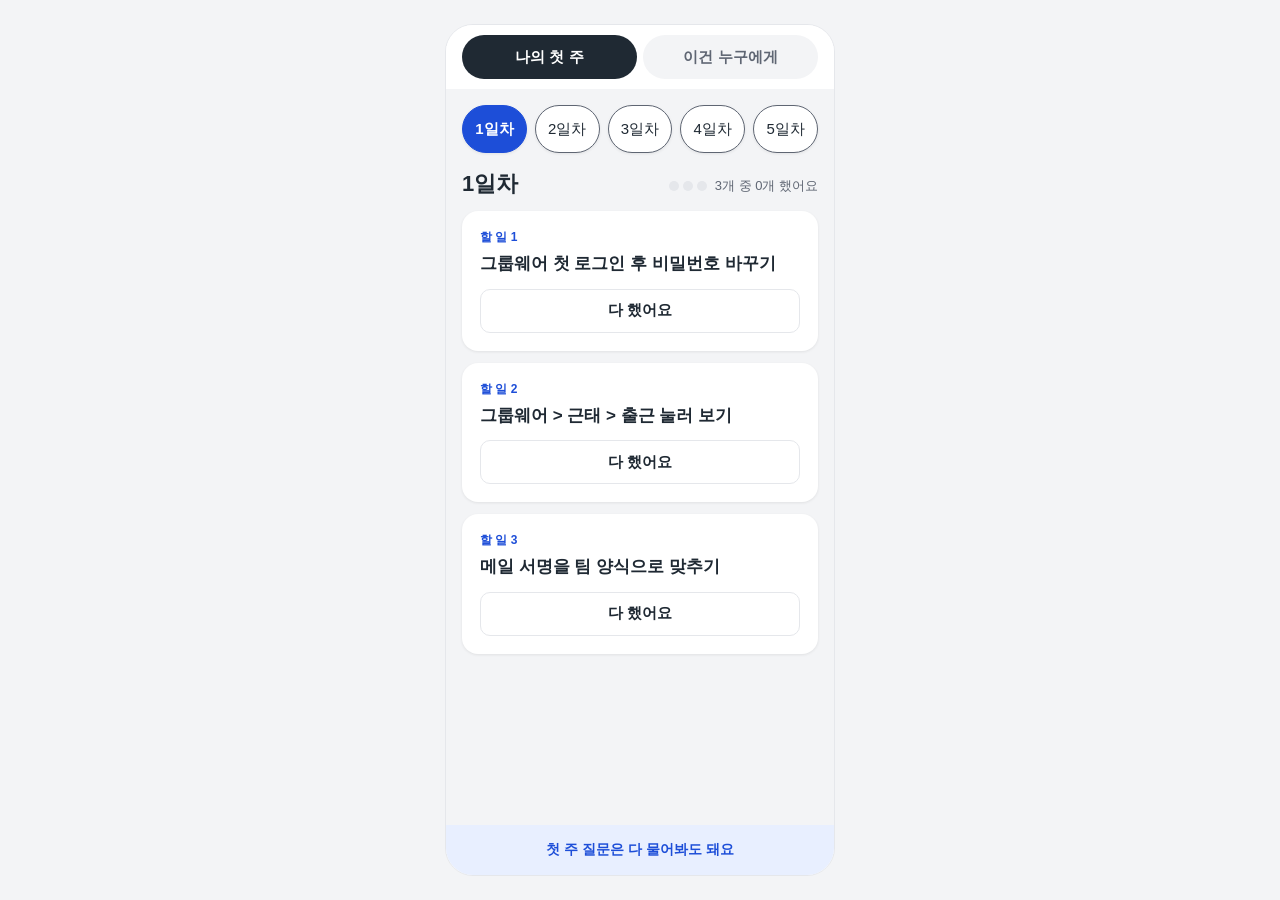
<file: app/index.html>
<!doctype html>
<html lang="ko">
<head>
<meta charset="utf-8">
<meta name="viewport" content="width=device-width, initial-scale=1">
<title>첫 주 안내</title>
<link rel="stylesheet" href="style.css">
</head>
<body>
<div class="phone">
  <nav class="menu" aria-label="메뉴">
    <a href="#/today" data-screen="today">나의 첫 주</a>
    <a href="#/who" data-screen="who">이건 누구에게</a>
  </nav>
  <main id="today" aria-labelledby="title">
    <div class="days" id="days" role="group" aria-label="입사 일차 고르기"></div>
    <div class="head">
      <h1 id="title">1일차</h1>
      <div class="dots" id="dots" aria-live="polite"></div>
    </div>
    <div id="cards"></div>
  </main>
  <main id="who" aria-labelledby="whoTitle" hidden>
    <div class="head">
      <h1 id="whoTitle" tabindex="-1">이건 누구에게</h1>
      <div class="dots" id="whoCount" aria-live="polite"></div>
    </div>
    <input class="filter" id="filter" type="search" aria-label="주제 거르기"
           placeholder="거르기 (예: 카드, 휴가)" autocomplete="off">
    <div id="groups"></div>
  </main>
  <main id="topic" aria-labelledby="topicTitle" hidden>
    <button type="button" class="back" id="back">← 뒤로</button>
    <div class="num" id="topicGroup"></div>
    <h1 id="topicTitle" tabindex="-1"></h1>
    <dl class="info" id="topicInfo"></dl>
    <h2 class="sub" id="topicTasksTitle">이 주제를 쓰는 할 일</h2>
    <div id="topicTasks"></div>
  </main>
  <footer>첫 주 질문은 다 물어봐도 돼요</footer>
</div>
<script src="content.js"></script>
<script src="app.js"></script>
</body>
</html>
</file>
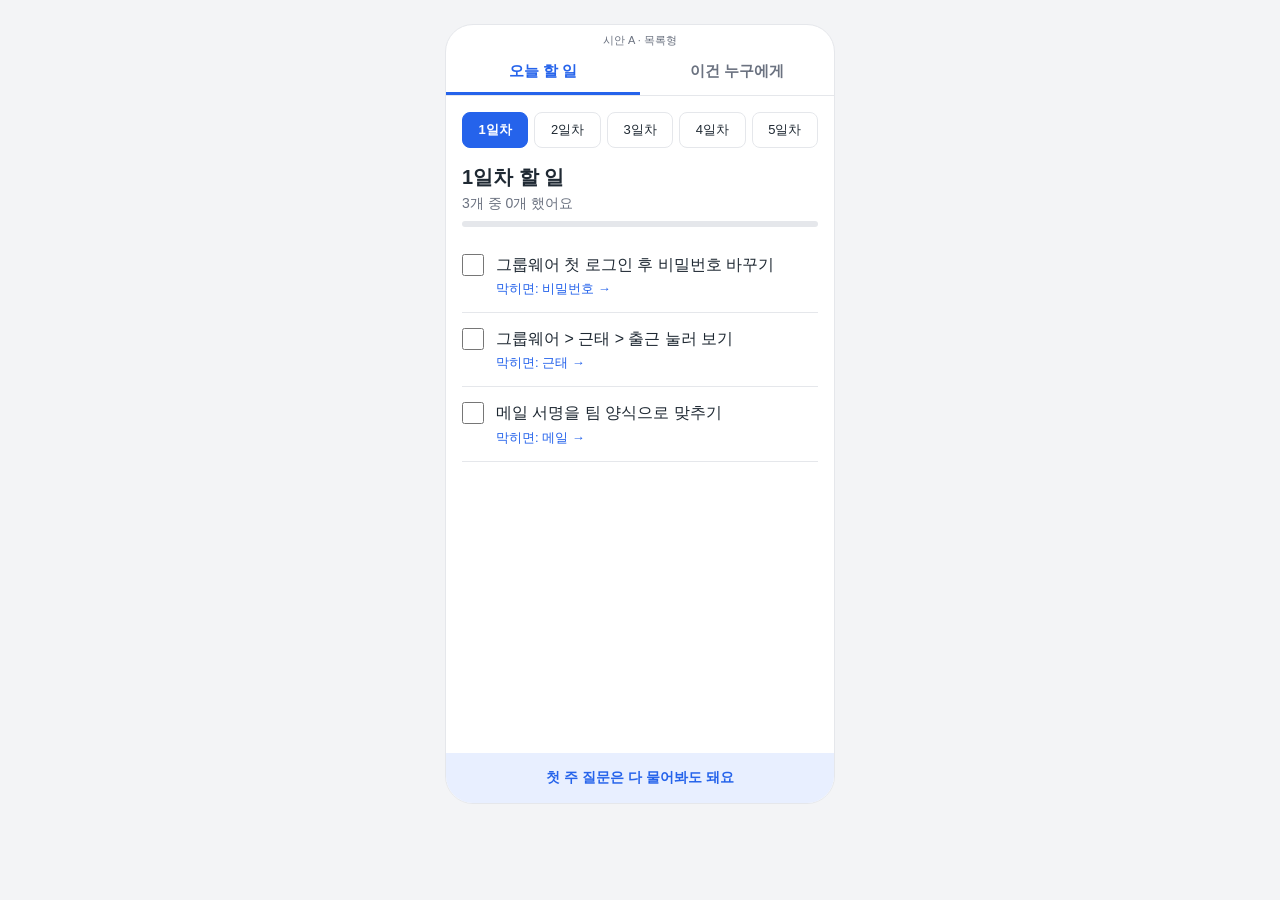
<file: 시안_A.html>
<!doctype html>
<html lang="ko">
<head>
<meta charset="utf-8">
<meta name="viewport" content="width=device-width, initial-scale=1">
<title>시안 A · 목록형</title>
<style>
  :root {
    --bg: #f3f4f6; --surface: #ffffff; --ink: #1f2933; --muted: #6b7280;
    --line: #e5e7eb; --accent: #2563eb; --accent-soft: #e8efff; --done: #9ca3af;
  }
  @media (prefers-color-scheme: dark) {
    :root {
      --bg: #0f1115; --surface: #181b21; --ink: #e8eaed; --muted: #9aa0a6;
      --line: #2a2e36; --accent: #7aa2ff; --accent-soft: #1d2740; --done: #5f6368;
    }
  }
  * { box-sizing: border-box; }
  body { margin: 0; background: var(--bg); color: var(--ink);
    font-family: -apple-system, "Apple SD Gothic Neo", "Noto Sans KR", sans-serif; }
  .phone { max-width: 390px; min-height: 100vh; margin: 0 auto; background: var(--surface);
    display: flex; flex-direction: column; }
  @media (min-width: 430px) {
    body { padding: 24px 0; }
    .phone { min-height: 780px; border: 1px solid var(--line); border-radius: 28px; overflow: hidden; }
  }
  .label { font-size: 11px; color: var(--muted); text-align: center; padding: 8px 0 0; }

  nav { display: grid; grid-template-columns: 1fr 1fr; border-bottom: 1px solid var(--line); }
  nav a { padding: 14px 0; text-align: center; text-decoration: none; color: var(--muted);
    font-weight: 600; font-size: 15px; }
  nav a.on { color: var(--accent); box-shadow: inset 0 -3px 0 var(--accent); }

  main { flex: 1; padding: 16px; }
  .days { display: flex; gap: 6px; margin-bottom: 16px; }
  .days button { flex: 1; padding: 8px 0; border: 1px solid var(--line); border-radius: 8px;
    background: var(--surface); color: var(--ink); font-size: 13px; cursor: pointer; }
  .days button.on { background: var(--accent); border-color: var(--accent); color: #fff; font-weight: 700; }

  h1 { font-size: 20px; margin: 0 0 4px; }
  .progress { font-size: 14px; color: var(--muted); margin-bottom: 8px; }
  .bar { height: 6px; background: var(--line); border-radius: 3px; overflow: hidden; margin-bottom: 12px; }
  .bar span { display: block; height: 100%; background: var(--accent); transition: width .2s; }

  ul { list-style: none; margin: 0; padding: 0; }
  li { display: flex; gap: 12px; padding: 14px 0; border-bottom: 1px solid var(--line); }
  li input { width: 22px; height: 22px; margin: 1px 0 0; accent-color: var(--accent); flex: none; cursor: pointer; }
  li label { font-size: 16px; line-height: 1.45; cursor: pointer; }
  li.done label { color: var(--done); text-decoration: line-through; }
  .stuck { display: inline-block; margin-top: 4px; font-size: 13px; color: var(--accent);
    background: none; border: 0; padding: 0; cursor: pointer; }
  .empty { padding: 24px 0; color: var(--muted); font-size: 15px; line-height: 1.6; }

  footer { padding: 16px; text-align: center; font-size: 14px; font-weight: 600;
    background: var(--accent-soft); color: var(--accent); }

  .sheet { position: fixed; inset: 0; background: rgba(0,0,0,.35); display: none; align-items: flex-end; justify-content: center; }
  .sheet.open { display: flex; }
  .sheet div { width: 100%; max-width: 390px; background: var(--surface); border-radius: 16px 16px 0 0; padding: 20px 16px 28px; }
  .sheet h2 { margin: 0 0 12px; font-size: 18px; }
  .sheet dl { margin: 0; display: grid; grid-template-columns: 72px 1fr; gap: 8px; font-size: 15px; }
  .sheet dt { color: var(--muted); }
  .sheet dd { margin: 0; }
  .sheet button { margin-top: 16px; width: 100%; padding: 12px; border: 0; border-radius: 10px;
    background: var(--accent); color: #fff; font-size: 15px; cursor: pointer; }
</style>
</head>
<body>
<div class="phone">
  <div class="label">시안 A · 목록형</div>
  <nav><a href="#" class="on">오늘 할 일</a><a href="#">이건 누구에게</a></nav>
  <main>
    <div class="days" id="days"></div>
    <h1 id="title"></h1>
    <div class="progress" id="progress"></div>
    <div class="bar"><span id="bar"></span></div>
    <ul id="list"></ul>
  </main>
  <footer>첫 주 질문은 다 물어봐도 돼요</footer>
</div>
<div class="sheet" id="sheet"><div>
  <h2 id="sName"></h2>
  <dl><dt>담당</dt><dd id="sRole"></dd><dt>위키 위치</dt><dd id="sWiki"></dd><dt>짧은 답</dt><dd id="sAns"></dd></dl>
  <button id="sClose">닫기</button>
</div></div>

<script>
// 03_화면흐름.md 표 1 · 표 2 예시 값
const TASKS = [
  { id: 'd1-1', day: 1, order: 1, text: '그룹웨어 첫 로그인 후 비밀번호 바꾸기', topic: 'it-password' },
  { id: 'd1-2', day: 1, order: 2, text: '그룹웨어 > 근태 > 출근 눌러 보기', topic: 'hr-attendance' },
  { id: 'd1-3', day: 1, order: 3, text: '메일 서명을 팀 양식으로 맞추기', topic: 'it-mail' },
  { id: 'd2-1', day: 2, order: 1, text: '필수 교육 두 과정 신청하기', topic: 'hr-training' },
  { id: 'd3-1', day: 3, order: 1, text: '팀장 결재 받고 법인카드 신청하기', topic: 'ga-card' },
];
const TOPICS = {
  'ga-card':       { name: '법인카드', role: '경영지원 담당', wiki: '총무 > 법인카드', answer: '팀장 결재를 받은 뒤 경영지원 신청서. 보통 사흘' },
  'it-password':   { name: '비밀번호', role: 'IT 지원 담당', wiki: 'IT > 비밀번호', answer: "그룹웨어 첫 화면 > 내 정보 > 비밀번호. 잊었으면 로그인 화면의 '비밀번호 찾기'" },
  'it-mail':       { name: '메일', role: '내 사수', wiki: 'IT > 메일', answer: '메일 > 설정 > 서명. 팀 양식은 사수에게' },
  'hr-attendance': { name: '근태', role: '인사 담당', wiki: '인사 > 근태', answer: '그룹웨어 > 근태 > 출근. 늦을 것 같으면 팀 메신저 방에 먼저 남기고 사유를 적는다' },
  'hr-training':   { name: '필수 교육', role: '인사 담당', wiki: '인사 > 필수 교육', answer: '입사 한 달 안에 두 과정. 교육 시스템에서 신청' },
};

// 표 3: 다 한 표시는 이 브라우저에만 저장
const load = (k, d) => { try { return JSON.parse(localStorage.getItem(k)) ?? d; } catch { return d; } };
const save = (k, v) => { try { localStorage.setItem(k, JSON.stringify(v)); } catch {} };
let done = load('firstweek.done', {});
let day = load('firstweek.day', 1);

function render() {
  document.getElementById('days').innerHTML = [1,2,3,4,5]
    .map(d => `<button class="${d === day ? 'on' : ''}" data-day="${d}">${d}일차</button>`).join('');
  const items = TASKS.filter(t => t.day === day).sort((a, b) => a.order - b.order);
  const n = items.filter(t => done[t.id]).length;
  document.getElementById('title').textContent = `${day}일차 할 일`;
  document.getElementById('progress').textContent = items.length ? `${items.length}개 중 ${n}개 했어요` : '';
  document.getElementById('bar').style.width = items.length ? `${n / items.length * 100}%` : '0';
  document.getElementById('list').innerHTML = items.length ? items.map(t => `
    <li class="${done[t.id] ? 'done' : ''}">
      <input type="checkbox" id="${t.id}" ${done[t.id] ? 'checked' : ''}>
      <div>
        <label for="${t.id}">${t.text}</label><br>
        ${t.topic ? `<button class="stuck" data-topic="${t.topic}">막히면: ${TOPICS[t.topic].name} →</button>` : ''}
      </div>
    </li>`).join('')
    : `<li class="empty">아직 적힌 할 일이 없어요.<br>무엇을 하면 될지 내 사수에게 물어보세요.</li>`;
}

document.addEventListener('click', e => {
  const d = e.target.closest('[data-day]');
  if (d) { day = +d.dataset.day; save('firstweek.day', day); render(); }
  const tp = e.target.closest('[data-topic]');
  if (tp) {
    const t = TOPICS[tp.dataset.topic];
    sName.textContent = t.name; sRole.textContent = t.role; sWiki.textContent = t.wiki; sAns.textContent = t.answer;
    sheet.classList.add('open');
  }
  if (e.target.id === 'sClose' || e.target.id === 'sheet') sheet.classList.remove('open');
});
document.addEventListener('change', e => {
  if (e.target.type !== 'checkbox') return;
  if (e.target.checked) done[e.target.id] = new Date().toISOString(); else delete done[e.target.id];
  save('firstweek.done', done); render();
});
render();
</script>
</body>
</html>
</file>
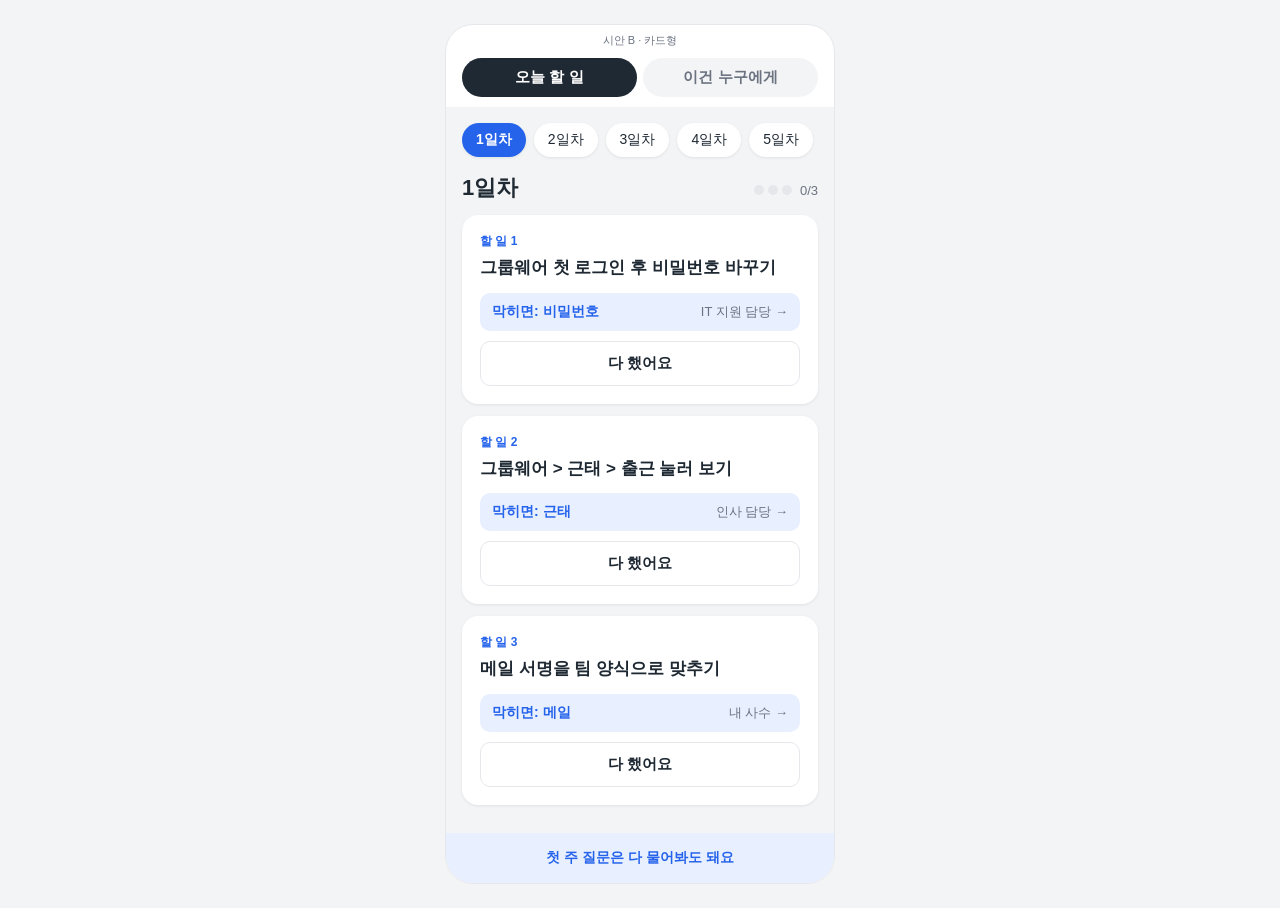
<file: 시안_B.html>
<!doctype html>
<html lang="ko">
<head>
<meta charset="utf-8">
<meta name="viewport" content="width=device-width, initial-scale=1">
<title>시안 B · 카드형</title>
<style>
  :root {
    --bg: #f3f4f6; --surface: #ffffff; --card: #ffffff; --ink: #1f2933; --muted: #6b7280;
    --line: #e5e7eb; --accent: #2563eb; --accent-soft: #e8efff; --ok: #15803d; --ok-soft: #e7f6ec;
    --shadow: 0 1px 3px rgba(0,0,0,.08);
  }
  @media (prefers-color-scheme: dark) {
    :root {
      --bg: #0f1115; --surface: #14171c; --card: #1c2027; --ink: #e8eaed; --muted: #9aa0a6;
      --line: #2a2e36; --accent: #7aa2ff; --accent-soft: #1d2740; --ok: #6fd28f; --ok-soft: #16281d;
      --shadow: none;
    }
  }
  * { box-sizing: border-box; }
  body { margin: 0; background: var(--bg); color: var(--ink);
    font-family: -apple-system, "Apple SD Gothic Neo", "Noto Sans KR", sans-serif; }
  .phone { max-width: 390px; min-height: 100vh; margin: 0 auto; background: var(--surface);
    display: flex; flex-direction: column; }
  @media (min-width: 430px) {
    body { padding: 24px 0; }
    .phone { min-height: 780px; border: 1px solid var(--line); border-radius: 28px; overflow: hidden; }
  }
  .label { font-size: 11px; color: var(--muted); text-align: center; padding: 8px 0 0; }

  nav { display: grid; grid-template-columns: 1fr 1fr; gap: 6px; padding: 10px 16px; }
  nav a { padding: 10px 0; text-align: center; text-decoration: none; color: var(--muted);
    font-weight: 600; font-size: 15px; border-radius: 999px; background: var(--bg); }
  nav a.on { background: var(--ink); color: var(--surface); }

  main { flex: 1; padding: 8px 16px 16px; background: var(--bg); }
  .days { display: flex; gap: 8px; overflow-x: auto; padding: 8px 0 12px; }
  .days button { flex: none; padding: 8px 14px; border: 0; border-radius: 999px;
    background: var(--card); color: var(--ink); font-size: 14px; cursor: pointer; box-shadow: var(--shadow); }
  .days button.on { background: var(--accent); color: #fff; font-weight: 700; }

  .head { display: flex; justify-content: space-between; align-items: baseline; margin: 4px 0 12px; }
  h1 { font-size: 22px; margin: 0; }
  .dots { display: flex; gap: 4px; align-items: center; font-size: 13px; color: var(--muted); }
  .dots i { width: 10px; height: 10px; border-radius: 50%; background: var(--line); }
  .dots i.on { background: var(--ok); }

  .card { background: var(--card); border-radius: 16px; padding: 16px; margin-bottom: 12px; box-shadow: var(--shadow);
    border: 2px solid transparent; transition: border-color .2s; }
  .card.done { border-color: var(--ok); }
  .num { font-size: 12px; font-weight: 700; color: var(--accent); margin-bottom: 6px; }
  .card.done .num { color: var(--ok); }
  .text { font-size: 17px; font-weight: 600; line-height: 1.45; margin-bottom: 12px; }
  .chip { display: flex; justify-content: space-between; align-items: center; width: 100%;
    padding: 10px 12px; border: 0; border-radius: 10px; background: var(--accent-soft); color: var(--ink);
    font-size: 14px; cursor: pointer; text-align: left; margin-bottom: 10px; }
  .chip b { color: var(--accent); }
  .chip span { color: var(--muted); font-size: 13px; }
  .doneBtn { width: 100%; padding: 12px; border: 1px solid var(--line); border-radius: 10px;
    background: transparent; color: var(--ink); font-size: 15px; font-weight: 600; cursor: pointer; }
  .card.done .doneBtn { background: var(--ok-soft); border-color: transparent; color: var(--ok); }
  .empty { background: var(--card); border-radius: 16px; padding: 24px 16px; color: var(--muted);
    font-size: 15px; line-height: 1.6; text-align: center; }

  footer { padding: 16px; text-align: center; font-size: 14px; font-weight: 600;
    background: var(--accent-soft); color: var(--accent); }

  .sheet { position: fixed; inset: 0; background: rgba(0,0,0,.35); display: none; align-items: flex-end; justify-content: center; }
  .sheet.open { display: flex; }
  .sheet > div { width: 100%; max-width: 390px; background: var(--card); border-radius: 16px 16px 0 0; padding: 20px 16px 28px; }
  .sheet h2 { margin: 0 0 12px; font-size: 18px; }
  .sheet dl { margin: 0; display: grid; grid-template-columns: 72px 1fr; gap: 8px; font-size: 15px; }
  .sheet dt { color: var(--muted); }
  .sheet dd { margin: 0; }
  .sheet button { margin-top: 16px; width: 100%; padding: 12px; border: 0; border-radius: 10px;
    background: var(--accent); color: #fff; font-size: 15px; cursor: pointer; }
</style>
</head>
<body>
<div class="phone">
  <div class="label">시안 B · 카드형</div>
  <nav><a href="#" class="on">오늘 할 일</a><a href="#">이건 누구에게</a></nav>
  <main>
    <div class="days" id="days"></div>
    <div class="head"><h1 id="title"></h1><div class="dots" id="dots"></div></div>
    <div id="cards"></div>
  </main>
  <footer>첫 주 질문은 다 물어봐도 돼요</footer>
</div>
<div class="sheet" id="sheet"><div>
  <h2 id="sName"></h2>
  <dl><dt>담당</dt><dd id="sRole"></dd><dt>위키 위치</dt><dd id="sWiki"></dd><dt>짧은 답</dt><dd id="sAns"></dd></dl>
  <button id="sClose">닫기</button>
</div></div>

<script>
// 03_화면흐름.md 표 1 · 표 2 예시 값
const TASKS = [
  { id: 'd1-1', day: 1, order: 1, text: '그룹웨어 첫 로그인 후 비밀번호 바꾸기', topic: 'it-password' },
  { id: 'd1-2', day: 1, order: 2, text: '그룹웨어 > 근태 > 출근 눌러 보기', topic: 'hr-attendance' },
  { id: 'd1-3', day: 1, order: 3, text: '메일 서명을 팀 양식으로 맞추기', topic: 'it-mail' },
  { id: 'd2-1', day: 2, order: 1, text: '필수 교육 두 과정 신청하기', topic: 'hr-training' },
  { id: 'd3-1', day: 3, order: 1, text: '팀장 결재 받고 법인카드 신청하기', topic: 'ga-card' },
];
const TOPICS = {
  'ga-card':       { name: '법인카드', role: '경영지원 담당', wiki: '총무 > 법인카드', answer: '팀장 결재를 받은 뒤 경영지원 신청서. 보통 사흘' },
  'it-password':   { name: '비밀번호', role: 'IT 지원 담당', wiki: 'IT > 비밀번호', answer: "그룹웨어 첫 화면 > 내 정보 > 비밀번호. 잊었으면 로그인 화면의 '비밀번호 찾기'" },
  'it-mail':       { name: '메일', role: '내 사수', wiki: 'IT > 메일', answer: '메일 > 설정 > 서명. 팀 양식은 사수에게' },
  'hr-attendance': { name: '근태', role: '인사 담당', wiki: '인사 > 근태', answer: '그룹웨어 > 근태 > 출근. 늦을 것 같으면 팀 메신저 방에 먼저 남기고 사유를 적는다' },
  'hr-training':   { name: '필수 교육', role: '인사 담당', wiki: '인사 > 필수 교육', answer: '입사 한 달 안에 두 과정. 교육 시스템에서 신청' },
};

// 표 3: 다 한 표시는 이 브라우저에만 저장
const load = (k, d) => { try { return JSON.parse(localStorage.getItem(k)) ?? d; } catch { return d; } };
const save = (k, v) => { try { localStorage.setItem(k, JSON.stringify(v)); } catch {} };
let done = load('firstweek.done', {});
let day = load('firstweek.day', 1);

function render() {
  document.getElementById('days').innerHTML = [1,2,3,4,5]
    .map(d => `<button class="${d === day ? 'on' : ''}" data-day="${d}">${d}일차</button>`).join('');
  const items = TASKS.filter(t => t.day === day).sort((a, b) => a.order - b.order);
  const n = items.filter(t => done[t.id]).length;
  document.getElementById('title').textContent = `${day}일차`;
  document.getElementById('dots').innerHTML = items.length
    ? items.map(t => `<i class="${done[t.id] ? 'on' : ''}"></i>`).join('') + `&nbsp;${n}/${items.length}` : '';
  document.getElementById('cards').innerHTML = items.length ? items.map(t => {
    const tp = TOPICS[t.topic];
    return `
    <div class="card ${done[t.id] ? 'done' : ''}">
      <div class="num">할 일 ${t.order}</div>
      <div class="text">${t.text}</div>
      ${tp ? `<button class="chip" data-topic="${t.topic}"><b>막히면: ${tp.name}</b><span>${tp.role} →</span></button>` : ''}
      <button class="doneBtn" data-done="${t.id}">${done[t.id] ? '✓ 다 했어요 · 되돌리기' : '다 했어요'}</button>
    </div>`; }).join('')
    : `<div class="empty">아직 적힌 할 일이 없어요.<br>무엇을 하면 될지 내 사수에게 물어보세요.</div>`;
}

document.addEventListener('click', e => {
  const d = e.target.closest('[data-day]');
  if (d) { day = +d.dataset.day; save('firstweek.day', day); render(); }
  const b = e.target.closest('[data-done]');
  if (b) {
    const id = b.dataset.done;
    if (done[id]) delete done[id]; else done[id] = new Date().toISOString();
    save('firstweek.done', done); render();
  }
  const tp = e.target.closest('[data-topic]');
  if (tp) {
    const t = TOPICS[tp.dataset.topic];
    sName.textContent = t.name; sRole.textContent = t.role; sWiki.textContent = t.wiki; sAns.textContent = t.answer;
    sheet.classList.add('open');
  }
  if (e.target.id === 'sClose' || e.target.id === 'sheet') sheet.classList.remove('open');
});
render();
</script>
</body>
</html>
</file>
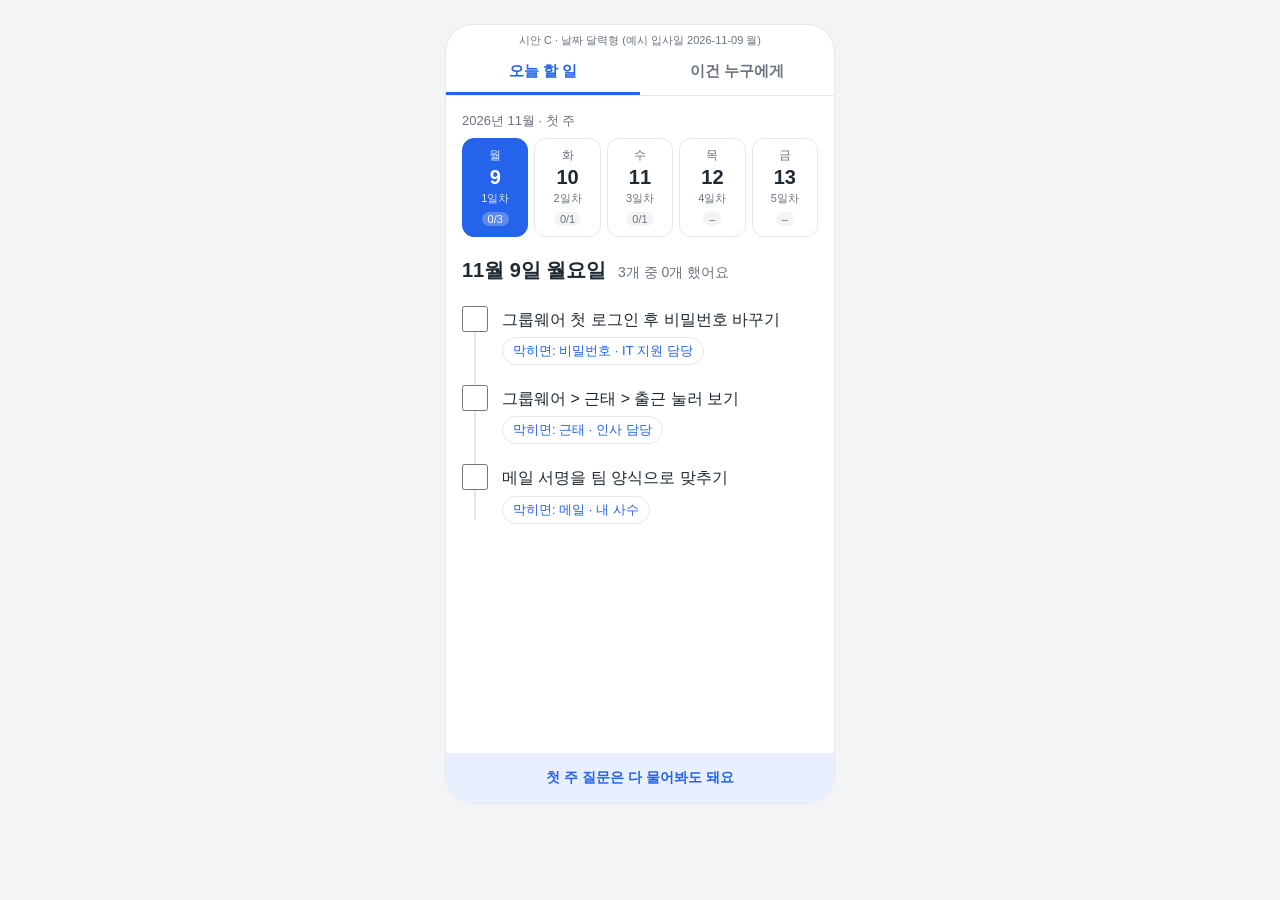
<file: 시안_C.html>
<!doctype html>
<html lang="ko">
<head>
<meta charset="utf-8">
<meta name="viewport" content="width=device-width, initial-scale=1">
<title>시안 C · 날짜 달력형</title>
<style>
  :root {
    --bg: #f3f4f6; --surface: #ffffff; --ink: #1f2933; --muted: #6b7280;
    --line: #e5e7eb; --accent: #2563eb; --accent-soft: #e8efff; --ok: #15803d; --done: #9ca3af;
  }
  @media (prefers-color-scheme: dark) {
    :root {
      --bg: #0f1115; --surface: #181b21; --ink: #e8eaed; --muted: #9aa0a6;
      --line: #2a2e36; --accent: #7aa2ff; --accent-soft: #1d2740; --ok: #6fd28f; --done: #5f6368;
    }
  }
  * { box-sizing: border-box; }
  body { margin: 0; background: var(--bg); color: var(--ink);
    font-family: -apple-system, "Apple SD Gothic Neo", "Noto Sans KR", sans-serif; }
  .phone { max-width: 390px; min-height: 100vh; margin: 0 auto; background: var(--surface);
    display: flex; flex-direction: column; }
  @media (min-width: 430px) {
    body { padding: 24px 0; }
    .phone { min-height: 780px; border: 1px solid var(--line); border-radius: 28px; overflow: hidden; }
  }
  .label { font-size: 11px; color: var(--muted); text-align: center; padding: 8px 0 0; }

  nav { display: grid; grid-template-columns: 1fr 1fr; border-bottom: 1px solid var(--line); }
  nav a { padding: 14px 0; text-align: center; text-decoration: none; color: var(--muted);
    font-weight: 600; font-size: 15px; }
  nav a.on { color: var(--accent); box-shadow: inset 0 -3px 0 var(--accent); }

  main { flex: 1; padding: 16px; }
  .month { font-size: 13px; color: var(--muted); margin-bottom: 8px; }
  .week { display: grid; grid-template-columns: repeat(5, 1fr); gap: 6px; margin-bottom: 20px; }
  .week button { position: relative; padding: 8px 0 10px; border: 1px solid var(--line); border-radius: 12px;
    background: var(--surface); color: var(--ink); cursor: pointer; display: flex; flex-direction: column;
    align-items: center; gap: 2px; font: inherit; }
  .week .wd { font-size: 12px; color: var(--muted); }
  .week .dt { font-size: 20px; font-weight: 700; }
  .week .nth { font-size: 11px; color: var(--muted); }
  .week .cnt { font-size: 11px; margin-top: 4px; padding: 1px 6px; border-radius: 999px; background: var(--bg); color: var(--muted); }
  .week .cnt.all { background: var(--ok); color: #fff; }
  .week .today { position: absolute; top: -8px; font-size: 10px; font-weight: 700; padding: 1px 6px;
    border-radius: 999px; background: var(--ink); color: var(--surface); }
  .week button.on { background: var(--accent); border-color: var(--accent); color: #fff; }
  .week button.on .wd, .week button.on .nth { color: rgba(255,255,255,.85); }
  .week button.on .cnt { background: rgba(255,255,255,.25); color: #fff; }

  h1 { font-size: 20px; margin: 0 0 12px; }
  h1 small { font-size: 14px; color: var(--muted); font-weight: 500; margin-left: 6px; }

  ol { list-style: none; margin: 0; padding: 0; position: relative; }
  ol::before { content: ""; position: absolute; left: 12px; top: 14px; bottom: 14px; width: 2px; background: var(--line); }
  li { position: relative; display: flex; gap: 14px; padding: 10px 0; }
  li input { position: relative; z-index: 1; width: 26px; height: 26px; margin: 0; flex: none;
    accent-color: var(--ok); cursor: pointer; background: var(--surface); }
  li label { display: block; font-size: 16px; line-height: 1.45; cursor: pointer; padding-top: 2px; }
  li.done label { color: var(--done); text-decoration: line-through; }
  .stuck { margin-top: 6px; padding: 4px 10px; border: 1px solid var(--line); border-radius: 999px;
    background: var(--surface); color: var(--accent); font-size: 13px; cursor: pointer; }
  .empty { padding: 20px 16px; border: 1px dashed var(--line); border-radius: 12px; color: var(--muted);
    font-size: 15px; line-height: 1.6; text-align: center; }

  footer { padding: 16px; text-align: center; font-size: 14px; font-weight: 600;
    background: var(--accent-soft); color: var(--accent); }

  .sheet { position: fixed; inset: 0; background: rgba(0,0,0,.35); display: none; align-items: flex-end; justify-content: center; }
  .sheet.open { display: flex; }
  .sheet > div { width: 100%; max-width: 390px; background: var(--surface); border-radius: 16px 16px 0 0; padding: 20px 16px 28px; }
  .sheet h2 { margin: 0 0 12px; font-size: 18px; }
  .sheet dl { margin: 0; display: grid; grid-template-columns: 72px 1fr; gap: 8px; font-size: 15px; }
  .sheet dt { color: var(--muted); }
  .sheet dd { margin: 0; }
  .sheet button { margin-top: 16px; width: 100%; padding: 12px; border: 0; border-radius: 10px;
    background: var(--accent); color: #fff; font-size: 15px; cursor: pointer; }
</style>
</head>
<body>
<div class="phone">
  <div class="label">시안 C · 날짜 달력형 (예시 입사일 2026-11-09 월)</div>
  <nav><a href="#" class="on">오늘 할 일</a><a href="#">이건 누구에게</a></nav>
  <main>
    <div class="month" id="month"></div>
    <div class="week" id="week"></div>
    <h1 id="title"></h1>
    <ol id="list"></ol>
  </main>
  <footer>첫 주 질문은 다 물어봐도 돼요</footer>
</div>
<div class="sheet" id="sheet"><div>
  <h2 id="sName"></h2>
  <dl><dt>담당</dt><dd id="sRole"></dd><dt>위키 위치</dt><dd id="sWiki"></dd><dt>짧은 답</dt><dd id="sAns"></dd></dl>
  <button id="sClose">닫기</button>
</div></div>

<script>
// 03_화면흐름.md 표 1 · 표 2 예시 값
const TASKS = [
  { id: 'd1-1', day: 1, order: 1, text: '그룹웨어 첫 로그인 후 비밀번호 바꾸기', topic: 'it-password' },
  { id: 'd1-2', day: 1, order: 2, text: '그룹웨어 > 근태 > 출근 눌러 보기', topic: 'hr-attendance' },
  { id: 'd1-3', day: 1, order: 3, text: '메일 서명을 팀 양식으로 맞추기', topic: 'it-mail' },
  { id: 'd2-1', day: 2, order: 1, text: '필수 교육 두 과정 신청하기', topic: 'hr-training' },
  { id: 'd3-1', day: 3, order: 1, text: '팀장 결재 받고 법인카드 신청하기', topic: 'ga-card' },
];
const TOPICS = {
  'ga-card':       { name: '법인카드', role: '경영지원 담당', wiki: '총무 > 법인카드', answer: '팀장 결재를 받은 뒤 경영지원 신청서. 보통 사흘' },
  'it-password':   { name: '비밀번호', role: 'IT 지원 담당', wiki: 'IT > 비밀번호', answer: "그룹웨어 첫 화면 > 내 정보 > 비밀번호. 잊었으면 로그인 화면의 '비밀번호 찾기'" },
  'it-mail':       { name: '메일', role: '내 사수', wiki: 'IT > 메일', answer: '메일 > 설정 > 서명. 팀 양식은 사수에게' },
  'hr-attendance': { name: '근태', role: '인사 담당', wiki: '인사 > 근태', answer: '그룹웨어 > 근태 > 출근. 늦을 것 같으면 팀 메신저 방에 먼저 남기고 사유를 적는다' },
  'hr-training':   { name: '필수 교육', role: '인사 담당', wiki: '인사 > 필수 교육', answer: '입사 한 달 안에 두 과정. 교육 시스템에서 신청' },
};

// 시안용 가정: 입사일 2026-11-09(월). 실제로는 입사일을 어디서 받을지 정해야 한다.
const START = new Date(2026, 10, 9);
const WD = ['일', '월', '화', '수', '목', '금', '토'];
const dateOf = d => new Date(START.getFullYear(), START.getMonth(), START.getDate() + d - 1);
const now = new Date();
const todayDay = [1,2,3,4,5].find(d => dateOf(d).toDateString() === now.toDateString());

// 표 3: 다 한 표시는 이 브라우저에만 저장
const load = (k, d) => { try { return JSON.parse(localStorage.getItem(k)) ?? d; } catch { return d; } };
const save = (k, v) => { try { localStorage.setItem(k, JSON.stringify(v)); } catch {} };
let done = load('firstweek.done', {});
let day = todayDay ?? load('firstweek.day', 1);

function render() {
  document.getElementById('month').textContent = `${START.getFullYear()}년 ${START.getMonth() + 1}월 · 첫 주`;
  document.getElementById('week').innerHTML = [1,2,3,4,5].map(d => {
    const dt = dateOf(d);
    const items = TASKS.filter(t => t.day === d);
    const n = items.filter(t => done[t.id]).length;
    const cnt = items.length ? `<span class="cnt ${n === items.length ? 'all' : ''}">${n}/${items.length}</span>` : `<span class="cnt">–</span>`;
    return `<button class="${d === day ? 'on' : ''}" data-day="${d}">
      ${d === todayDay ? '<span class="today">오늘</span>' : ''}
      <span class="wd">${WD[dt.getDay()]}</span><span class="dt">${dt.getDate()}</span>
      <span class="nth">${d}일차</span>${cnt}</button>`;
  }).join('');

  const dt = dateOf(day);
  const items = TASKS.filter(t => t.day === day).sort((a, b) => a.order - b.order);
  const n = items.filter(t => done[t.id]).length;
  document.getElementById('title').innerHTML =
    `${dt.getMonth() + 1}월 ${dt.getDate()}일 ${WD[dt.getDay()]}요일 <small>${items.length ? `${items.length}개 중 ${n}개 했어요` : ''}</small>`;
  document.getElementById('list').innerHTML = items.length ? items.map(t => `
    <li class="${done[t.id] ? 'done' : ''}">
      <input type="checkbox" id="${t.id}" ${done[t.id] ? 'checked' : ''}>
      <div>
        <label for="${t.id}">${t.text}</label>
        ${t.topic ? `<button class="stuck" data-topic="${t.topic}">막히면: ${TOPICS[t.topic].name} · ${TOPICS[t.topic].role}</button>` : ''}
      </div>
    </li>`).join('')
    : `<div class="empty">아직 적힌 할 일이 없어요.<br>무엇을 하면 될지 내 사수에게 물어보세요.</div>`;
}

document.addEventListener('click', e => {
  const d = e.target.closest('[data-day]');
  if (d) { day = +d.dataset.day; save('firstweek.day', day); render(); }
  const tp = e.target.closest('[data-topic]');
  if (tp) {
    const t = TOPICS[tp.dataset.topic];
    sName.textContent = t.name; sRole.textContent = t.role; sWiki.textContent = t.wiki; sAns.textContent = t.answer;
    sheet.classList.add('open');
  }
  if (e.target.id === 'sClose' || e.target.id === 'sheet') sheet.classList.remove('open');
});
document.addEventListener('change', e => {
  if (e.target.type !== 'checkbox') return;
  if (e.target.checked) done[e.target.id] = new Date().toISOString(); else delete done[e.target.id];
  save('firstweek.done', done); render();
});
render();
</script>
</body>
</html>
</file>
<file: app/style.css>
/* 값은 DESIGN.md를 따른다. 색은 아래 변수만 쓴다. */
:root {
  --bg: #f3f4f6;
  --surface: #ffffff;
  --card: #ffffff;
  --ink: #1f2933;
  --muted: #5f6673;
  --line: #e5e7eb;
  --accent: #1d4ed8;
  --accent-soft: #e8efff;
  --on-accent: #ffffff;
  --ok: #157338;
  --ok-soft: #e7f6ec;
  --shadow: 0 1px 3px rgba(0, 0, 0, .08);
}
@media (prefers-color-scheme: dark) {
  :root {
    --bg: #0f1115;
    --surface: #14171c;
    --card: #1c2027;
    --ink: #e8eaed;
    --muted: #9aa0a6;
    --line: #2a2e36;
    --accent: #7aa2ff;
    --accent-soft: #1d2740;
    --on-accent: #0f1115;
    --ok: #6fd28f;
    --ok-soft: #16281d;
    --shadow: none;
  }
}

* { box-sizing: border-box; }
body {
  margin: 0;
  background: var(--bg);
  color: var(--ink);
  font-family: -apple-system, "Apple SD Gothic Neo", "Noto Sans KR", sans-serif;
}
button { font-family: inherit; }
:focus-visible { outline: 3px solid var(--accent); outline-offset: 2px; }

.phone {
  max-width: 390px;
  min-height: 100vh;
  margin: 0 auto;
  background: var(--surface);
  display: flex;
  flex-direction: column;
}
@media (min-width: 430px) {
  body { padding: 24px 0; }
  .phone { min-height: calc(100vh - 48px); border: 1px solid var(--line); border-radius: 28px; overflow: hidden; }
}

main { flex: 1; padding: 8px 16px 16px; background: var(--bg); }

/* 일차 칩: 1~5일차가 밀지 않아도 한 줄에 다 보이게 (05_사용자시험 사람 2) */
.days {
  display: grid;
  grid-template-columns: repeat(auto-fit, minmax(56px, 1fr)); /* 글자를 키우면 줄을 바꾼다 */
  gap: 8px;
  padding: 8px 0 12px;
}
.days button {
  min-height: 48px;
  padding: 10px 4px;
  border: 1px solid var(--muted);
  border-radius: 999px;
  background: var(--card);
  color: var(--ink);
  font-size: 15px;
  cursor: pointer;
  box-shadow: var(--shadow);
}
.days button[aria-pressed="true"] { background: var(--accent); border-color: var(--accent); color: var(--on-accent); font-weight: 700; }

/* 제목 + 진행 */
.head { display: flex; justify-content: space-between; align-items: baseline; flex-wrap: wrap; gap: 8px; margin: 4px 0 12px; }
h1 { font-size: 22px; margin: 0; }
.dots { display: flex; gap: 4px; align-items: center; font-size: 13px; color: var(--muted); }
.dots i { width: 10px; height: 10px; border-radius: 50%; background: var(--line); }
.dots i.on { background: var(--ok); }
.dots span { margin-left: 4px; }

/* 할 일 카드 */
.card {
  background: var(--card);
  border-radius: 16px;
  padding: 16px;
  margin-bottom: 12px;
  box-shadow: var(--shadow);
  border: 2px solid transparent;
  transition: border-color .2s;
}
.card.done { border-color: var(--ok); }
.num { font-size: 12px; font-weight: 700; color: var(--accent); margin-bottom: 6px; }
.card.done .num { color: var(--ok); }
.text { font-size: 17px; font-weight: 600; line-height: 1.45; margin: 0 0 12px; overflow-wrap: anywhere; }

.doneBtn {
  width: 100%;
  min-height: 44px;
  padding: 10px 12px;
  border: 1px solid var(--line);
  border-radius: 10px;
  background: transparent;
  color: var(--ink);
  font-size: 15px;
  font-weight: 600;
  cursor: pointer;
}
/* 다 함: 표시(누를 수 없음)와 되돌리기(작은 글자 단추)를 나눈다 */
.doneRow { display: flex; align-items: center; gap: 8px; }
.doneMark {
  flex: 1;
  margin: 0;
  min-height: 44px;
  padding: 10px 12px;
  border-radius: 10px;
  background: var(--ok-soft);
  color: var(--ok);
  font-size: 15px;
  font-weight: 600;
  text-align: center;
}
.undoBtn {
  flex: none;
  min-height: 44px;
  padding: 10px 8px;
  border: 0;
  background: transparent;
  color: var(--muted);
  font-size: 13px;
  text-decoration: underline;
  cursor: pointer;
}

/* 빈 상태 */
.empty {
  background: var(--card);
  border-radius: 16px;
  padding: 24px 16px;
  color: var(--muted);
  font-size: 15px;
  line-height: 1.6;
  text-align: center;
  margin: 0;
}

/* 위쪽 메뉴 (모든 화면) */
.menu { display: grid; grid-template-columns: 1fr 1fr; gap: 6px; padding: 10px 16px; background: var(--surface); }
.menu a {
  display: flex;
  align-items: center;
  justify-content: center;
  min-height: 44px;
  padding: 10px 0;
  border-radius: 999px;
  background: var(--bg);
  color: var(--muted);
  font-size: 15px;
  font-weight: 600;
  text-decoration: none;
  text-align: center;
}
.menu a[aria-current="page"] { background: var(--ink); color: var(--surface); }

/* 화면 ② 이건 누구에게 */
.filter {
  width: 100%;
  min-height: 44px;
  padding: 10px 16px;
  border: 1px solid var(--muted);
  border-radius: 10px;
  background: var(--card);
  color: var(--ink);
  font: inherit;
  font-size: 16px; /* 16px 아래면 아이폰이 눌렀을 때 화면을 확대한다 */
  -webkit-appearance: none;
  appearance: none;
}
.filter::placeholder { color: var(--muted); }
.group { font-size: 13px; font-weight: 400; color: var(--muted); margin: 16px 0 8px; }
.topicBtn {
  display: flex;
  justify-content: space-between;
  align-items: center;
  flex-wrap: wrap;
  gap: 4px 8px;
  min-height: 44px;
  padding: 10px 16px;
  margin-bottom: 8px;
  border-radius: 10px;
  background: var(--accent-soft);
  text-decoration: none;
  font-size: 14px;
}
.topicBtn b { color: var(--accent); font-size: 15px; }
.topicBtn span { color: var(--muted); font-size: 13px; }
#groups .empty { margin-top: 12px; }

/* 화면 ③ 주제 안내 */
.back {
  min-height: 44px;
  padding: 10px 16px;
  margin: 8px 0 12px;
  border: 1px solid var(--line);
  border-radius: 10px;
  background: var(--card);
  color: var(--ink);
  font-size: 15px;
  font-weight: 600;
  cursor: pointer;
}
#topic h1 { margin-bottom: 12px; }
.info {
  display: grid;
  grid-template-columns: 72px 1fr;
  gap: 8px;
  margin: 0 0 12px;
  padding: 16px;
  border-radius: 16px;
  background: var(--card);
  box-shadow: var(--shadow);
  font-size: 15px;
  line-height: 1.6;
}
.info dt { color: var(--muted); }
.info dd { margin: 0; overflow-wrap: anywhere; }
.info dd.need { font-weight: 700; }
.sub { font-size: 18px; margin: 16px 0 8px; }
.taskLink {
  display: block;
  min-height: 44px;
  padding: 10px 16px;
  margin-bottom: 8px;
  border-radius: 10px;
  background: var(--card);
  box-shadow: var(--shadow);
  color: var(--ink);
  font-size: 15px;
  line-height: 1.45;
  text-decoration: none;
}
.taskLink .num { margin-bottom: 2px; }

/* 바닥 문구 */
footer {
  padding: 16px;
  text-align: center;
  font-size: 14px;
  font-weight: 600;
  background: var(--accent-soft);
  color: var(--accent);
}
</file>
